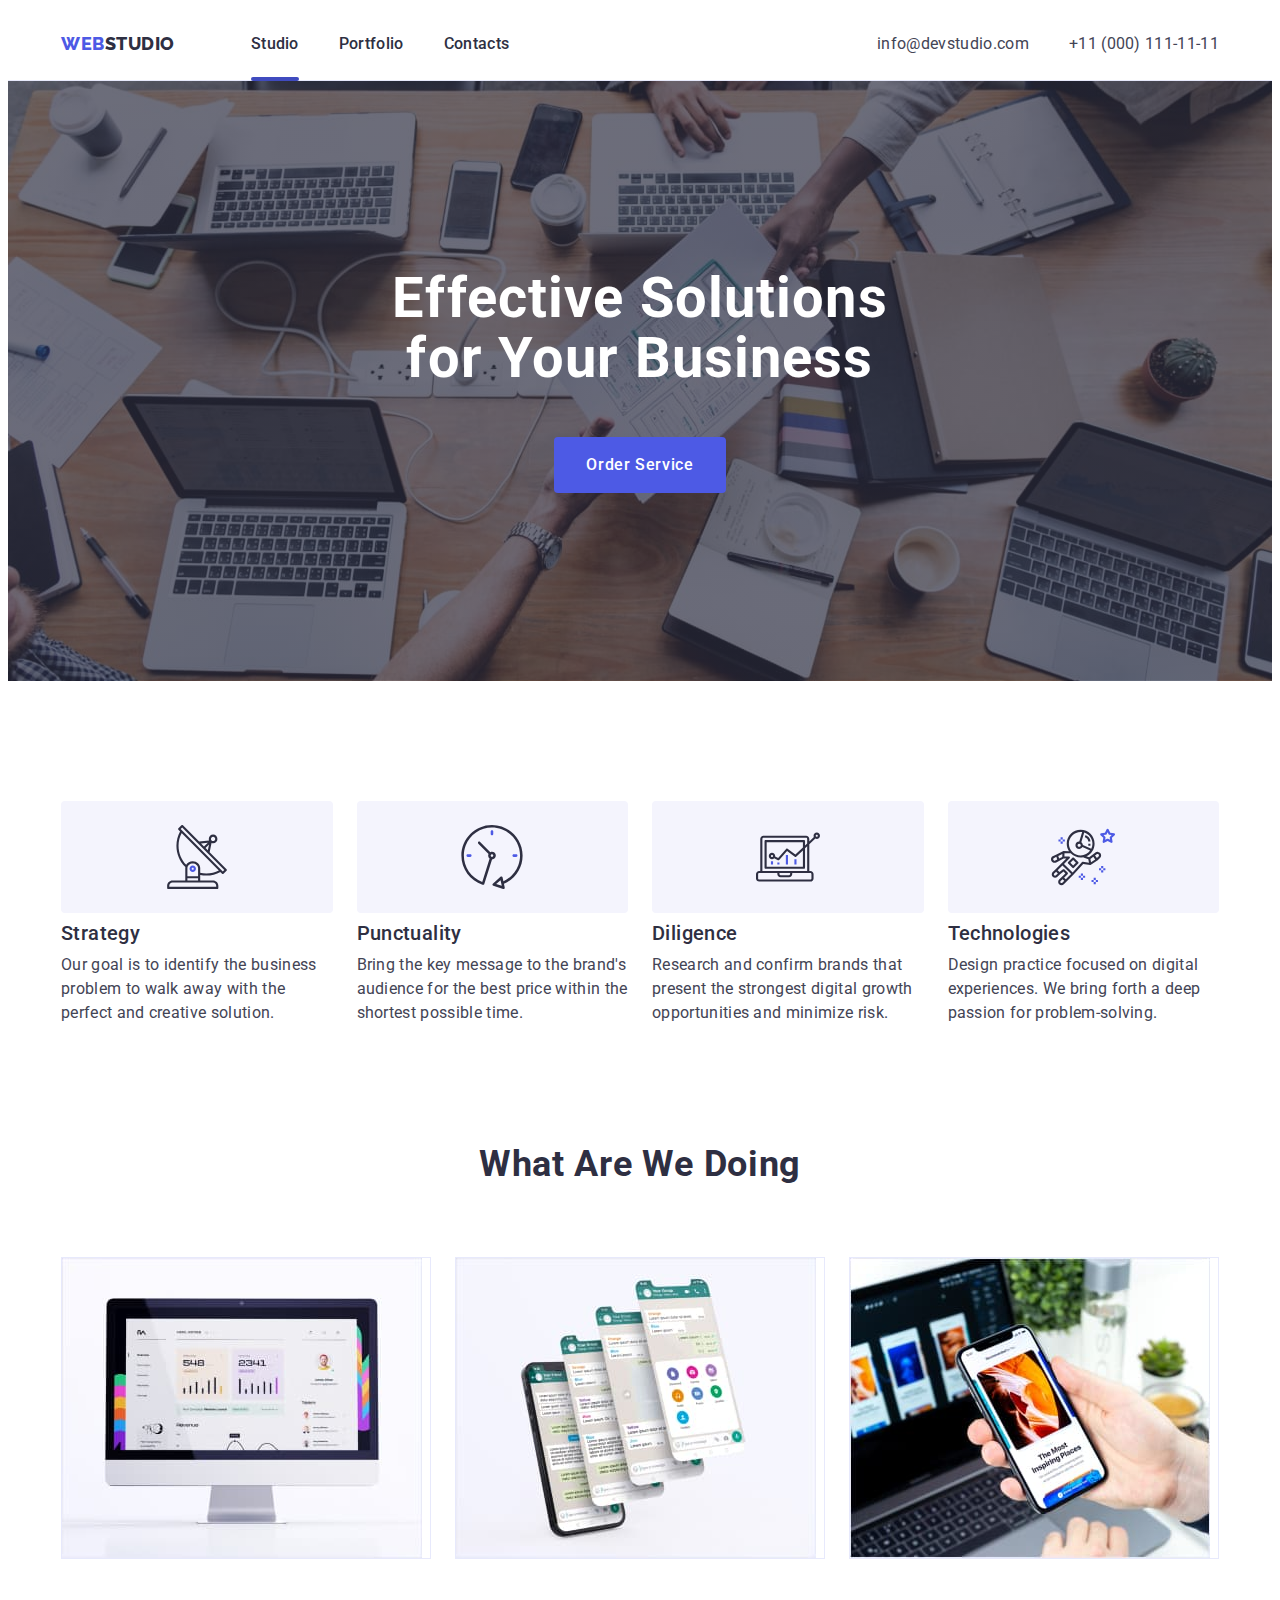
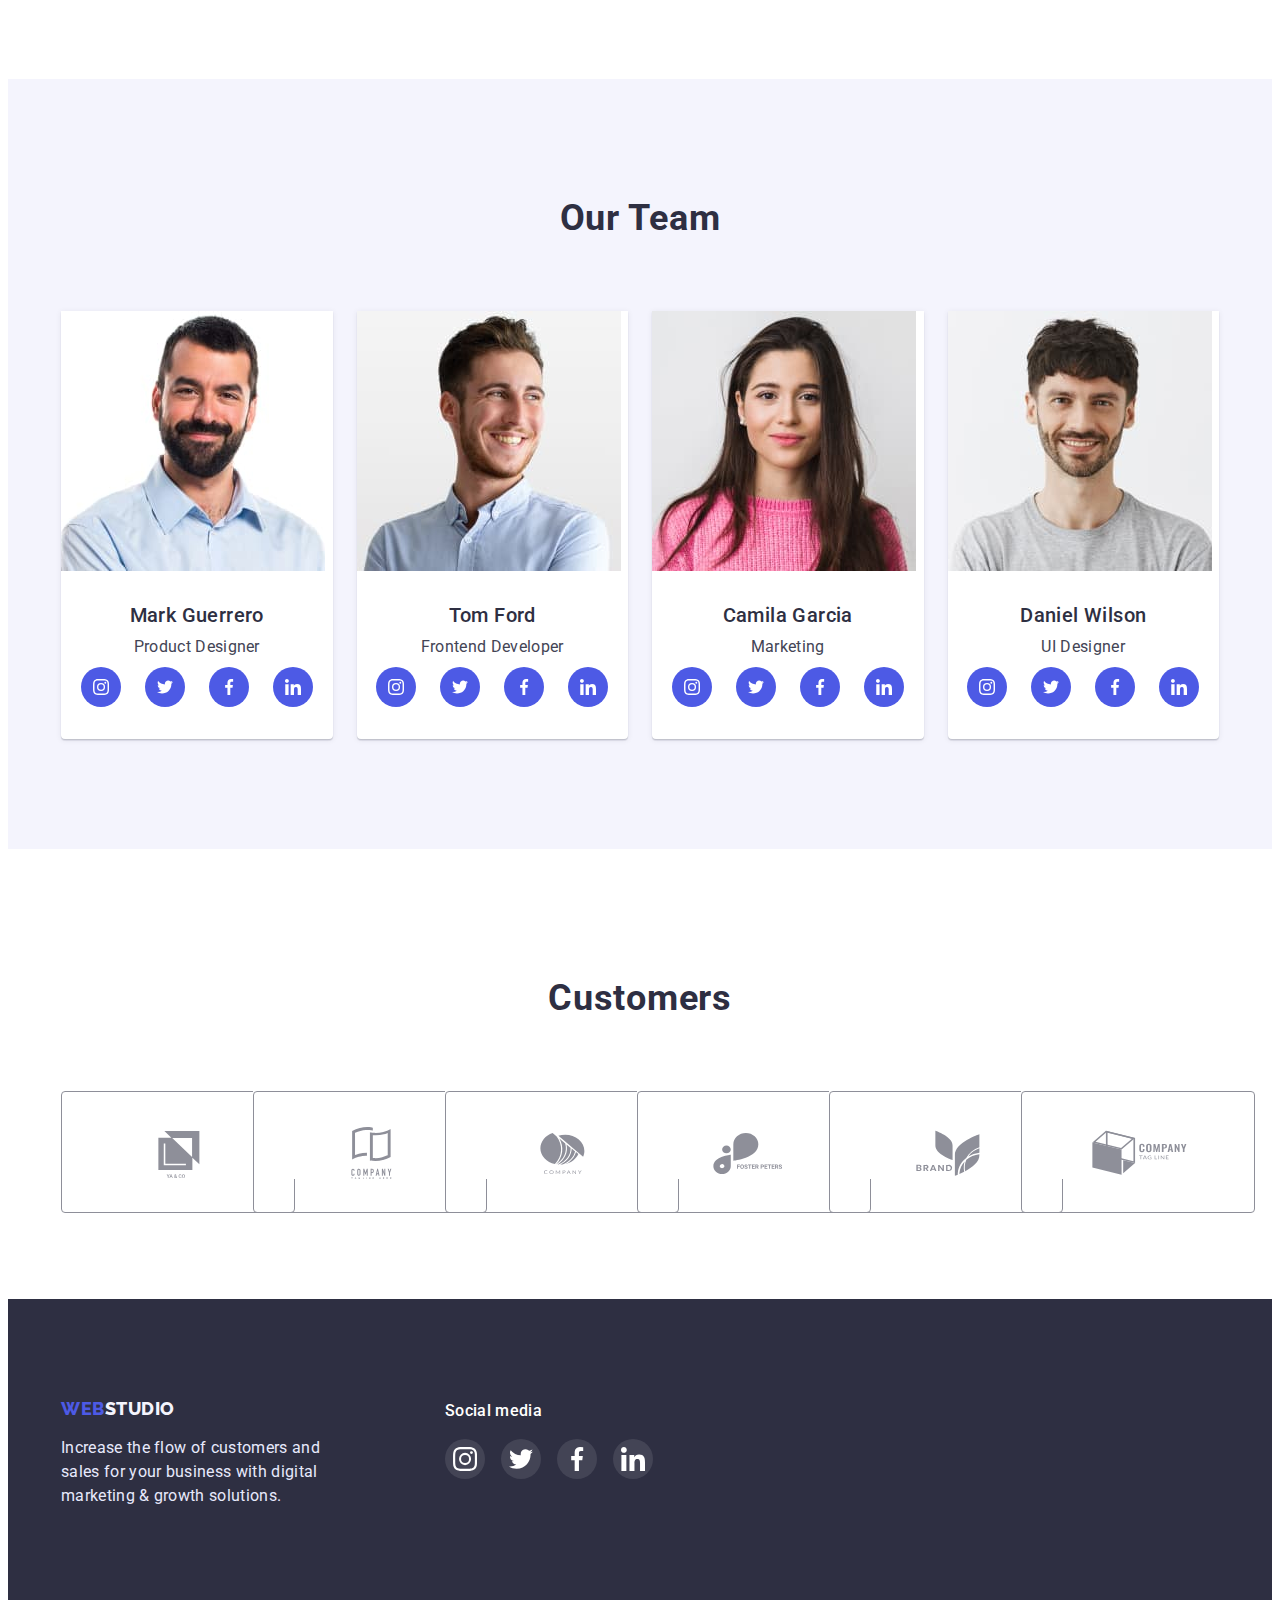
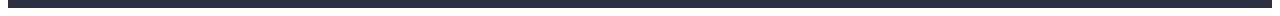
<file: index.html>
<!DOCTYPE html>
<html lang="en">
  <head>
    <meta charset="UTF-8" />
    <meta http-equiv="X-UA-Compatible" content="IE=edge" />
    <meta name="viewport" content="width=device-width, initial-scale=1.0" />
    <title>WebStudio</title>
    <link rel="preconnect" href="https://fonts.googleapis.com" />
    <link rel="preconnect" href="https://fonts.gstatic.com" crossorigin />
    <link
      href="https://fonts.googleapis.com/css2?family=Raleway:wght@800&family=Roboto:wght@400;500;700;900&display=swap"
      rel="stylesheet"
    />
    <link
      rel="stylesheet"
      href="https://cdnjs.cloudflare.com/ajax/libs/modern-normalize/1.1.0/modern-normalize.min.css"
      integrity="sha512-wpPYUAdjBVSE4KJnH1VR1HeZfpl1ub8YT/NKx4PuQ5NmX2tKuGu6U/JRp5y+Y8XG2tV+wKQpNHVUX03MfMFn9Q=="
      crossorigin="anonymous"
      referrerpolicy="no-referrer"
    />
    <link rel="stylesheet" href="./css/styles.css" />
  </head>
  <body>
    <header class="header">
      <div class="container header-container">
        <nav class="header-navigation">
          <a href="./index.html" class="header-logo link">
            <span class="header-logo-first">Web</span>Studio
          </a>
          <ul class="header-list list">
            <li class="header-item">
              <a href="./index.html" class="header-link link current">Studio</a>
            </li>
            <li class="header-item">
              <a href="./portfolio.html" class="header-link link">Portfolio</a>
            </li>
            <li class="header-item">
              <a href="" class="header-link link">Contacts</a>
            </li>
          </ul>
        </nav>
        <address class="header-auth">
          <ul class="header-auth-list list">
            <li class="header-auth-item">
              <a href="mailto:info@devstudio.com" class="header-auth-mail link"
                >info@devstudio.com</a
              >
            </li>
            <li class="header-auth-item">
              <a href="tel:+110001111111" class="header-auth-phone link"
                >+11 (000) 111-11-11</a
              >
            </li>
          </ul>
        </address>
      </div>
    </header>
    <main>
      <section class="hero">
        <div class="container hero-container">
          <h1 class="hero-title">Effective Solutions for Your Business</h1>
          <button class="hero-btn" data-modal-open type="button">
            Order Service
          </button>
        </div>
      </section>
      <section class="benefits">
        <div class="container">
          <h2 class="benefits-title visually-hidden">Оur Features</h2>
          <ul class="benefits-list list">
            <li class="benefits-item">
              <span class="benefits-icon-box">
                <svg class="benefits-icon" width="64" height="64">
                  <use href="./images/benefits-icons.svg#icon-antenna"></use>
                </svg>
              </span>
              <h3 class="benefits-subtitle">Strategy</h3>
              <p class="benefits-text">
                Our goal is to identify the business problem to walk away with
                the perfect and creative solution.
              </p>
            </li>
            <li class="benefits-item">
              <span class="benefits-icon-box">
                <svg class="benefits-icon" width="64" height="64">
                  <use href="./images/benefits-icons.svg#icon-clock"></use>
                </svg>
              </span>
              <h3 class="benefits-subtitle">Punctuality</h3>
              <p class="benefits-text">
                Bring the key message to the brand's audience for the best price
                within the shortest possible time.
              </p>
            </li>
            <li class="benefits-item">
              <span class="benefits-icon-box">
                <svg class="benefits-icon" width="64" height="64">
                  <use href="./images/benefits-icons.svg#icon-diagram"></use>
                </svg>
              </span>
              <h3 class="benefits-subtitle">Diligence</h3>
              <p class="benefits-text">
                Research and confirm brands that present the strongest digital
                growth opportunities and minimize risk.
              </p>
            </li>
            <li class="benefits-item">
              <span class="benefits-icon-box">
                <svg class="benefits-icon" width="64" height="64">
                  <use href="./images/benefits-icons.svg#icon-astronaut"></use>
                </svg>
              </span>
              <h3 class="benefits-subtitle">Technologies</h3>
              <p class="benefits-text">
                Design practice focused on digital experiences. We bring forth a
                deep passion for problem-solving.
              </p>
            </li>
          </ul>
        </div>
      </section>
      <section class="doings">
        <div class="container">
          <h2 class="doings-title">What are we doing</h2>
          <ul class="doings-list list">
            <li class="doings-item">
              <img
                src="./images/about_img1.jpg"
                alt="pc"
                width="360"
                height="300"
              />
            </li>
            <li class="doings-item">
              <img
                src="./images/about_img2.jpg"
                alt="phone and layers"
                width="360"
                height="300"
              />
            </li>
            <li class="doings-item">
              <img
                src="./images/about_img3.jpg"
                alt="phone in hand"
                width="360"
                height="300"
              />
            </li>
          </ul>
        </div>
      </section>
      <section class="team">
        <div class="container">
          <h2 class="team-title">Our Team</h2>
          <ul class="team-list list">
            <li class="team-item">
              <img
                class="team-img"
                src="./images/team_img1.jpg"
                alt="photo of a team member"
              />
              <div class="team-name-container">
                <h3 class="team-name">Mark Guerrero</h3>
                <p class="team-position">Product Designer</p>
                <ul class="team-soc-list list">
                  <li class="team-soc-item list">
                    <a href="" class="team-soc-link link">
                      <svg class="team-soc-icon" width="16" height="16">
                        <use href="./images/soc-icons.svg#icon-instagram"></use>
                      </svg>
                    </a>
                  </li>
                  <li class="team-soc-item list">
                    <a href="" class="team-soc-link link">
                      <svg class="team-soc-icon" width="16" height="16">
                        <use href="./images/soc-icons.svg#icon-twitter"></use>
                      </svg>
                    </a>
                  </li>
                  <li class="team-soc-item list">
                    <a href="" class="team-soc-link link">
                      <svg class="team-soc-icon" width="16" height="16">
                        <use href="./images/soc-icons.svg#icon-facebook"></use>
                      </svg>
                    </a>
                  </li>
                  <li class="team-soc-item list">
                    <a href="" class="team-soc-link link">
                      <svg class="team-soc-icon" width="16" height="16">
                        <use href="./images/soc-icons.svg#icon-linkedin"></use>
                      </svg>
                    </a>
                  </li>
                </ul>
              </div>
            </li>
            <li class="team-item">
              <img
                class="team-img"
                src="./images/team_img2.jpg"
                alt="photo of a team member"
              />
              <div class="team-name-container">
                <h3 class="team-name">Tom Ford</h3>
                <p class="team-position">Frontend Developer</p>
                <ul class="team-soc-list list">
                  <li class="team-soc-item list">
                    <a href="" class="team-soc-link link">
                      <svg class="team-soc-icon" width="16" height="16">
                        <use href="./images/soc-icons.svg#icon-instagram"></use>
                      </svg>
                    </a>
                  </li>
                  <li class="team-soc-item list">
                    <a href="" class="team-soc-link link">
                      <svg class="team-soc-icon" width="16" height="16">
                        <use href="./images/soc-icons.svg#icon-twitter"></use>
                      </svg>
                    </a>
                  </li>
                  <li class="team-soc-item list">
                    <a href="" class="team-soc-link link">
                      <svg class="team-soc-icon" width="16" height="16">
                        <use href="./images/soc-icons.svg#icon-facebook"></use>
                      </svg>
                    </a>
                  </li>
                  <li class="team-soc-item list">
                    <a href="" class="team-soc-link link">
                      <svg class="team-soc-icon" width="16" height="16">
                        <use href="./images/soc-icons.svg#icon-linkedin"></use>
                      </svg>
                    </a>
                  </li>
                </ul>
              </div>
            </li>
            <li class="team-item">
              <img
                class="team-img"
                src="./images/team_img3.jpg"
                alt="photo of a team member"
              />
              <div class="team-name-container">
                <h3 class="team-name">Camila Garcia</h3>
                <p class="team-position">Marketing</p>
                <ul class="team-soc-list list">
                  <li class="team-soc-item list">
                    <a href="" class="team-soc-link link">
                      <svg class="team-soc-icon" width="16" height="16">
                        <use href="./images/soc-icons.svg#icon-instagram"></use>
                      </svg>
                    </a>
                  </li>
                  <li class="team-soc-item list">
                    <a href="" class="team-soc-link link">
                      <svg class="team-soc-icon" width="16" height="16">
                        <use href="./images/soc-icons.svg#icon-twitter"></use>
                      </svg>
                    </a>
                  </li>
                  <li class="team-soc-item list">
                    <a href="" class="team-soc-link link">
                      <svg class="team-soc-icon" width="16" height="16">
                        <use href="./images/soc-icons.svg#icon-facebook"></use>
                      </svg>
                    </a>
                  </li>
                  <li class="team-soc-item list">
                    <a href="" class="team-soc-link link">
                      <svg class="team-soc-icon" width="16" height="16">
                        <use href="./images/soc-icons.svg#icon-linkedin"></use>
                      </svg>
                    </a>
                  </li>
                </ul>
              </div>
            </li>
            <li class="team-item">
              <img
                class="team-img"
                src="./images/team_img4.jpg"
                alt="photo of a team member"
              />
              <div class="team-name-container">
                <h3 class="team-name">Daniel Wilson</h3>
                <p class="team-position">UI Designer</p>
                <ul class="team-soc-list list">
                  <li class="team-soc-item list">
                    <a href="" class="team-soc-link link">
                      <svg class="team-soc-icon" width="16" height="16">
                        <use href="./images/soc-icons.svg#icon-instagram"></use>
                      </svg>
                    </a>
                  </li>
                  <li class="team-soc-item list">
                    <a href="" class="team-soc-link link">
                      <svg class="team-soc-icon" width="16" height="16">
                        <use href="./images/soc-icons.svg#icon-twitter"></use>
                      </svg>
                    </a>
                  </li>
                  <li class="team-soc-item list">
                    <a href="" class="team-soc-link link">
                      <svg class="team-soc-icon" width="16" height="16">
                        <use href="./images/soc-icons.svg#icon-facebook"></use>
                      </svg>
                    </a>
                  </li>
                  <li class="team-soc-item list">
                    <a href="" class="team-soc-link link">
                      <svg class="team-soc-icon" width="16" height="16">
                        <use href="./images/soc-icons.svg#icon-linkedin"></use>
                      </svg>
                    </a>
                  </li>
                </ul>
              </div>
            </li>
          </ul>
        </div>
      </section>
      <section class="customers">
        <div class="container">
          <h2 class="customers-title">Customers</h2>
          <ul class="customers-list list">
            <li class="customers-item list">
              <a href="" class="customers-icon link">
                <svg class="customers-icon-pic" width="104" height="56">
                  <use
                    href="./images/customers-logo.svg#icon-customers-logo1"
                  ></use>
                </svg>
              </a>
            </li>
            <li class="customers-item list">
              <a href="" class="customers-icon link">
                <svg class="customers-icon-pic" width="104" height="56">
                  <use
                    href="./images/customers-logo.svg#icon-customers-logo2"
                  ></use>
                </svg>
              </a>
            </li>
            <li class="customers-item list">
              <a href="" class="customers-icon link">
                <svg class="customers-icon-pic" width="104" height="56">
                  <use
                    href="./images/customers-logo.svg#icon-customers-logo3"
                  ></use>
                </svg>
              </a>
            </li>
            <li class="customers-item list">
              <a href="" class="customers-icon link">
                <svg class="customers-icon-pic" width="104" height="56">
                  <use
                    href="./images/customers-logo.svg#icon-customers-logo4"
                  ></use>
                </svg>
              </a>
            </li>
            <li class="customers-item list">
              <a href="" class="customers-icon link">
                <svg class="customers-icon-pic" width="104" height="56">
                  <use
                    href="./images/customers-logo.svg#icon-customers-logo5"
                  ></use>
                </svg>
              </a>
            </li>
            <li class="customers-item list">
              <a href="" class="customers-icon link">
                <svg class="customers-icon-pic" width="104" height="56">
                  <use
                    href="./images/customers-logo.svg#icon-customers-logo6"
                  ></use>
                </svg>
              </a>
            </li>
          </ul>
        </div>
      </section>
    </main>
    <footer class="footer">
      <div class="footer-conatiner container">
        <div class="footer-text-container">
          <a href="./index.html" class="footer-logo link">
            <span class="footer-logo-first">Web</span>Studio
          </a>
          <p class="footer-text">
            Increase the flow of customers and sales for your business with
            digital marketing & growth solutions.
          </p>
        </div>
        <div class="footer-soc-container">
          <h3 class="footer-title">Social media</h3>
          <ul class="footer-soc-list list">
            <li class="footer-soc-item list">
              <a href="" class="footer-soc-link link">
                <svg class="footer-soc-icon" width="24" height="24">
                  <use href="./images/soc-icons.svg#icon-instagram"></use>
                </svg>
              </a>
            </li>
            <li class="footer-soc-item list">
              <a href="" class="footer-soc-link link">
                <svg class="footer-soc-icon" width="24" height="24">
                  <use href="./images/soc-icons.svg#icon-twitter"></use>
                </svg>
              </a>
            </li>
            <li class="footer-soc-item list">
              <a href="" class="footer-soc-link link">
                <svg class="footer-soc-icon" width="24" height="24">
                  <use href="./images/soc-icons.svg#icon-facebook"></use>
                </svg>
              </a>
            </li>
            <li class="footer-soc-item list">
              <a href="" class="footer-soc-link link">
                <svg class="footer-soc-icon" width="24" height="24">
                  <use href="./images/soc-icons.svg#icon-linkedin"></use>
                </svg>
              </a>
            </li>
          </ul>
        </div>
      </div>
    </footer>
    <div class="backdrop is-hidden" data-modal>
      <div class="modal">
        <button class="modal-close" data-modal-close type="button">
          <svg class="modal-close-btn" width="8" height="8">
            <use href="./images/close-modal.svg#icon-close-btn"></use>
          </svg>
        </button>
      </div>
    </div>
    <script src="./js/modal.js"></script>
  </body>
</html>
</file>
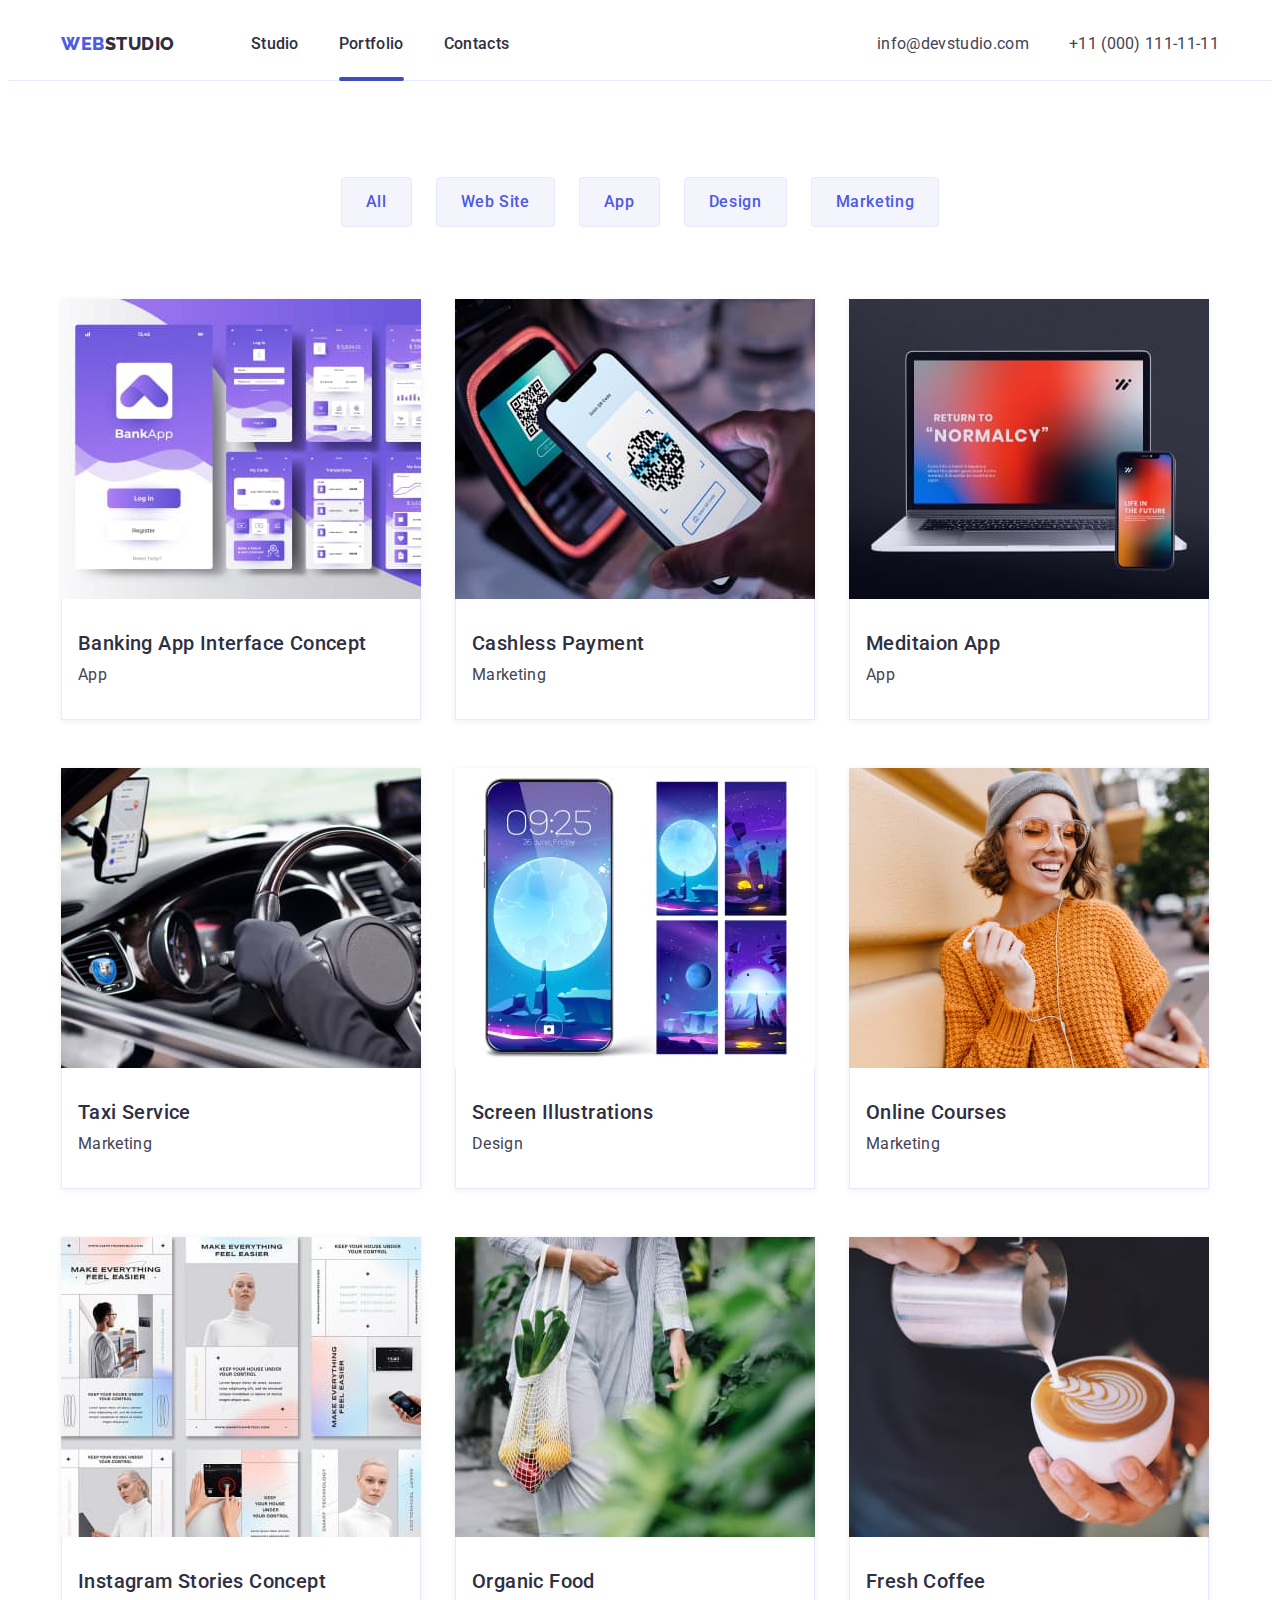
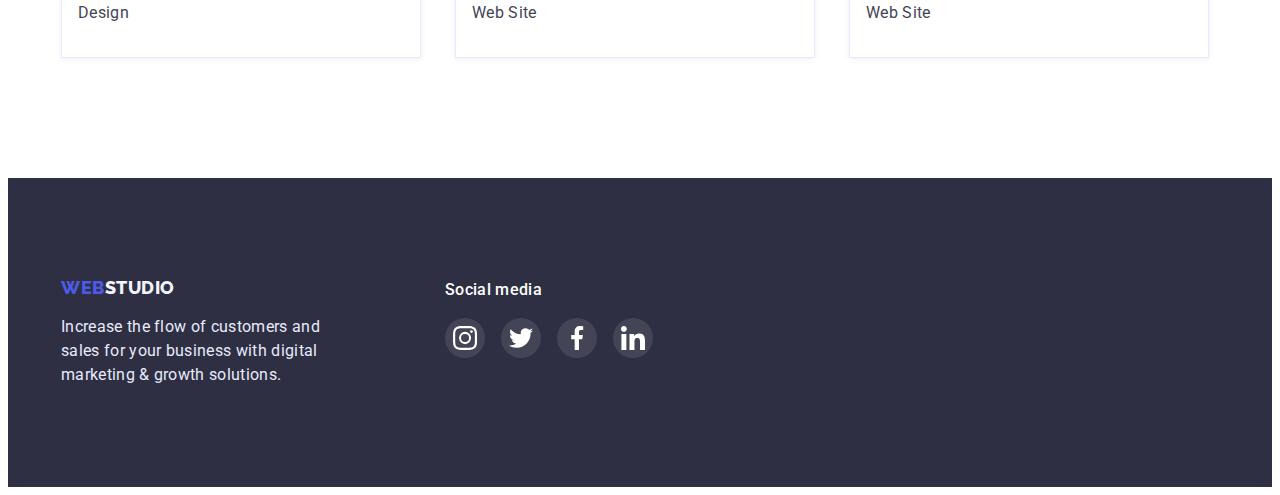
<file: portfolio.html>
<!DOCTYPE html>
<html lang="en">
  <head>
    <meta charset="UTF-8" />
    <meta http-equiv="X-UA-Compatible" content="IE=edge" />
    <meta name="viewport" content="width=device-width, initial-scale=1.0" />
    <title>Portfolio</title>
    <link rel="preconnect" href="https://fonts.googleapis.com" />
    <link rel="preconnect" href="https://fonts.gstatic.com" crossorigin />
    <link
      href="https://fonts.googleapis.com/css2?family=Raleway:wght@800&family=Roboto:wght@400;500;700;900&display=swap"
      rel="stylesheet"
    />
    <link
      rel="stylesheet"
      href="https://cdnjs.cloudflare.com/ajax/libs/modern-normalize/1.1.0/modern-normalize.min.css"
      integrity="sha512-wpPYUAdjBVSE4KJnH1VR1HeZfpl1ub8YT/NKx4PuQ5NmX2tKuGu6U/JRp5y+Y8XG2tV+wKQpNHVUX03MfMFn9Q=="
      crossorigin="anonymous"
      referrerpolicy="no-referrer"
    />
    <link rel="stylesheet" href="./css/styles.css" />
  </head>

  <body>
    <header class="header">
      <div class="container header-container">
        <nav class="header-navigation">
          <a href="./index.html" class="header-logo link">
            <span class="header-logo-first">Web</span>Studio
          </a>
          <ul class="header-list list">
            <li class="header-item">
              <a href="./index.html" class="header-link link">Studio</a>
            </li>
            <li class="header-item">
              <a href="./portfolio.html" class="header-link link current"
                >Portfolio</a
              >
            </li>
            <li class="header-item">
              <a href="" class="header-link link">Contacts</a>
            </li>
          </ul>
        </nav>
        <address class="header-auth">
          <ul class="header-auth-list list">
            <li class="header-auth-item">
              <a href="mailto:info@devstudio.com" class="header-auth-mail link"
                >info@devstudio.com</a
              >
            </li>
            <li class="header-auth-item">
              <a href="tel:+110001111111" class="header-auth-phone link"
                >+11 (000) 111-11-11</a
              >
            </li>
          </ul>
        </address>
      </div>
    </header>
    <main>
      <section class="works">
        <div class="container">
          <h1 class="works-title visually-hidden">Our works</h1>
          <h2 class="works-heading visually-hidden">
            Filter examples of our works
          </h2>
          <ul class="works-list list">
            <li class="works-item">
              <button type="button" class="works-btn">All</button>
            </li>
            <li class="works-item">
              <button type="button" class="works-btn">Web Site</button>
            </li>
            <li class="works-item">
              <button type="button" class="works-btn">App</button>
            </li>
            <li class="works-item">
              <button type="button" class="works-btn">Design</button>
            </li>
            <li class="works-item">
              <button type="button" class="works-btn">Marketing</button>
            </li>
          </ul>
          <h2 class="works-subtitle visually-hidden">Examples of our works</h2>
          <ul class="works-img-list list">
            <li class="works-img-item">
              <a href="" class="works-link">
                <div class="works-overlay-wrap">
                  <img
                    src="./images/site-img1.jpg"
                    alt="photo of site"
                    width="360"
                  />
                  <p class="works-overlay-text">
                    14 Stylish and User-Friendly App Design Concepts · Task
                    Manager App · Calorie Tracker App · Exotic Fruit Ecommerce
                    App · Cloud Storage App
                  </p>
                </div>

                <div class="works-card-container">
                  <p class="works-text">Banking App Interface Concept</p>
                  <h3 class="works-tagline">App</h3>
                </div>
              </a>
            </li>
            <li class="works-img-item">
              <a href="" class="works-link">
                <div class="works-overlay-wrap">
                  <img
                    src="./images/site-img2.jpg"
                    alt="photo of site"
                    width="360"
                  />
                  <p class="works-overlay-text">
                    14 Stylish and User-Friendly App Design Concepts · Task
                    Manager App · Calorie Tracker App · Exotic Fruit Ecommerce
                    App · Cloud Storage App
                  </p>
                </div>
                <div class="works-card-container">
                  <p class="works-text">Cashless Payment</p>
                  <h3 class="works-tagline">Marketing</h3>
                </div>
              </a>
            </li>
            <li class="works-img-item">
              <a href="" class="works-link">
                <div class="works-overlay-wrap">
                  <img
                    src="./images/site-img3.jpg"
                    alt="photo of site"
                    width="360"
                  />
                  <p class="works-overlay-text">
                    14 Stylish and User-Friendly App Design Concepts · Task
                    Manager App · Calorie Tracker App · Exotic Fruit Ecommerce
                    App · Cloud Storage App
                  </p>
                </div>
                <div class="works-card-container">
                  <p class="works-text">Meditaion App</p>
                  <h3 class="works-tagline">App</h3>
                </div>
              </a>
            </li>
            <li class="works-img-item">
              <a href="" class="works-link">
                <div class="works-overlay-wrap">
                  <img
                    src="./images/site-img4.jpg"
                    alt="photo of site"
                    width="360"
                  />
                  <p class="works-overlay-text">
                    14 Stylish and User-Friendly App Design Concepts · Task
                    Manager App · Calorie Tracker App · Exotic Fruit Ecommerce
                    App · Cloud Storage App
                  </p>
                </div>
                <div class="works-card-container">
                  <p class="works-text">Taxi Service</p>
                  <h3 class="works-tagline">Marketing</h3>
                </div>
              </a>
            </li>
            <li class="works-img-item">
              <a href="" class="works-link">
                <div class="works-overlay-wrap">
                  <img
                    src="./images/site-img5.jpg"
                    alt="photo of site"
                    width="360"
                  />
                  <p class="works-overlay-text">
                    14 Stylish and User-Friendly App Design Concepts · Task
                    Manager App · Calorie Tracker App · Exotic Fruit Ecommerce
                    App · Cloud Storage App
                  </p>
                </div>
                <div class="works-card-container">
                  <p class="works-text">Screen Illustrations</p>
                  <h3 class="works-tagline">Design</h3>
                </div>
              </a>
            </li>
            <li class="works-img-item">
              <a href="" class="works-link">
                <div class="works-overlay-wrap">
                  <img
                    src="./images/site-img6.jpg"
                    alt="photo of site"
                    width="360"
                  />
                  <p class="works-overlay-text">
                    14 Stylish and User-Friendly App Design Concepts · Task
                    Manager App · Calorie Tracker App · Exotic Fruit Ecommerce
                    App · Cloud Storage App
                  </p>
                </div>
                <div class="works-card-container">
                  <p class="works-text">Online Courses</p>
                  <h3 class="works-tagline">Marketing</h3>
                </div>
              </a>
            </li>
            <li class="works-img-item">
              <a href="" class="works-link">
                <div class="works-overlay-wrap">
                  <img
                    src="./images/site-img7.jpg"
                    alt="photo of site"
                    width="360"
                  />
                  <p class="works-overlay-text">
                    14 Stylish and User-Friendly App Design Concepts · Task
                    Manager App · Calorie Tracker App · Exotic Fruit Ecommerce
                    App · Cloud Storage App
                  </p>
                </div>
                <div class="works-card-container">
                  <p class="works-text">Instagram Stories Concept</p>
                  <h3 class="works-tagline">Design</h3>
                </div>
              </a>
            </li>
            <li class="works-img-item">
              <a href="" class="works-link">
                <div class="works-overlay-wrap">
                  <img
                    src="./images/site-img8.jpg"
                    alt="photo of site"
                    width="360"
                  />
                  <p class="works-overlay-text">
                    14 Stylish and User-Friendly App Design Concepts · Task
                    Manager App · Calorie Tracker App · Exotic Fruit Ecommerce
                    App · Cloud Storage App
                  </p>
                </div>
                <div class="works-card-container">
                  <p class="works-text">Organic Food</p>
                  <h3 class="works-tagline">Web Site</h3>
                </div>
              </a>
            </li>
            <li class="works-img-item">
              <a href="" class="works-link">
                <div class="works-overlay-wrap">
                  <img
                    src="./images/site-img9.jpg"
                    alt="photo of site"
                    width="360"
                  />
                  <p class="works-overlay-text">
                    14 Stylish and User-Friendly App Design Concepts · Task
                    Manager App · Calorie Tracker App · Exotic Fruit Ecommerce
                    App · Cloud Storage App
                  </p>
                </div>
                <div class="works-card-container">
                  <p class="works-text">Fresh Coffee</p>
                  <h3 class="works-tagline">Web Site</h3>
                </div>
              </a>
            </li>
          </ul>
        </div>
      </section>
    </main>
    <footer class="footer">
      <div class="footer-conatiner container">
        <div class="footer-text-container">
          <a href="./index.html" class="footer-logo link">
            <span class="footer-logo-first">Web</span>Studio
          </a>
          <p class="footer-text">
            Increase the flow of customers and sales for your business with
            digital marketing & growth solutions.
          </p>
        </div>
        <div class="footer-soc-container">
          <h3 class="footer-title">Social media</h3>
          <ul class="footer-soc-list list">
            <li class="footer-soc-item list">
              <a href="" class="footer-soc-link link">
                <svg class="footer-soc-icon" width="24" height="24">
                  <use href="./images/soc-icons.svg#icon-instagram"></use>
                </svg>
              </a>
            </li>
            <li class="footer-soc-item list">
              <a href="" class="footer-soc-link link">
                <svg class="footer-soc-icon" width="24" height="24">
                  <use href="./images/soc-icons.svg#icon-twitter"></use>
                </svg>
              </a>
            </li>
            <li class="footer-soc-item list">
              <a href="" class="footer-soc-link link">
                <svg class="footer-soc-icon" width="24" height="24">
                  <use href="./images/soc-icons.svg#icon-facebook"></use>
                </svg>
              </a>
            </li>
            <li class="footer-soc-item list">
              <a href="" class="footer-soc-link link">
                <svg class="footer-soc-icon" width="24" height="24">
                  <use href="./images/soc-icons.svg#icon-linkedin"></use>
                </svg>
              </a>
            </li>
          </ul>
        </div>
      </div>
    </footer>
  </body>
</html>
</file>
<file: css/styles.css>
body {
  font-family: "roboto", sans-serif;
  background-color: #ffffff;
}

h1,
h2,
h3,
h4,
h5,
h6,
p {
  margin: 0;
}

ul {
  margin: 0;
  padding-left: 0;
}

img {
  display: block;
  max-width: 100%;
  height: auto;
}

:root {
  --main-text-color: #2e2f42;
  --second-text-color: #434455;
  --icon-color: #4d5ae5;
  --dominant-font-weight: 500;
  --gra: linear-gradient(rgba(46, 47, 66, 0.7), rgba(46, 47, 66, 0.7));
  --activity-color: #404bbf;
  --tra: 250ms cubic-bezier(0.4, 0, 0.2, 1);
}

.list {
  list-style: none;
}

.link {
  text-decoration: none;
}

.container {
  width: 1158px;
  padding-left: 15px;
  padding-right: 15px;
  margin-left: auto;
  margin-right: auto;
  outline: 2px;
}

.visually-hidden {
  position: absolute;
  white-space: nowrap;
  width: 1px;
  height: 1px;
  overflow: hidden;
  border: 0;
  padding: 0;
  clip: rect(0 0 0 0);
  clip-path: inset(50%);
  margin: -1px;
}

/*---------- HEADER ----------*/

.header {
  border-bottom: 1px solid #e7e9fc;
}

.header-container {
  display: flex;
}

.header-navigation {
  display: flex;
  align-items: center;
}

.header-logo-first {
  font-family: "Raleway";
  font-weight: 800;
  font-size: 18px;
  line-height: 1.33;
  letter-spacing: 0.03em;
  text-transform: uppercase;
  color: var(--icon-color);
  padding-top: 24px;
  padding-bottom: 24px;
}

.header-logo {
  font-family: "Raleway";
  font-weight: 800;
  font-size: 18px;
  line-height: 1.33;
  letter-spacing: 0.03em;
  text-transform: uppercase;
  color: #2e2f42;
  padding-top: 24px;
  padding-bottom: 24px;
  margin-right: 76px;
}

.header-list {
  display: flex;
  gap: 40px;
}

.header-link {
  font-weight: var(--dominant-font-weight);
  line-height: 1.5;
  letter-spacing: 0.02em;
  color: var(--main-text-color);
  padding-top: 24px;
  padding-bottom: 24px;
  display: block;
  transition: color var(--tra);
}

.header-link:focus,
.header-link:hover {
  color: var(--activity-color);
}

.current {
  position: relative;
}

.current::after {
  content: "";
  position: absolute;
  bottom: -1px;
  left: 0;
  width: 100%;
  height: 4px;
  border-radius: 2px;
  background-color: var(--activity-color);
}

.header-auth {
  margin-left: auto;
}

.header-auth-list {
  display: flex;
  gap: 40px;
}

.header-auth-item {
}

.header-auth-mail {
  font-style: normal;
  line-height: 1.5;
  letter-spacing: 0.02em;
  color: var(--second-text-color);
  padding-top: 24px;
  padding-bottom: 24px;
  display: block;
  transition: color var(--tra);
}

.header-auth-mail:hover,
.header-auth-mail:focus {
  color: var(--activity-color);
}

.header-auth-phone {
  font-style: normal;
  line-height: 1.5;
  letter-spacing: 0.02em;
  color: var(--second-text-color);
  padding-top: 24px;
  padding-bottom: 24px;
  display: block;
  transition: color var(--tra);
}

.header-auth-phone:hover,
.header-auth-phone:focus {
  color: var(--activity-color);
}

/*---------- HERO(STUDIO) ----------*/

.hero {
  background-color: #2e2f42;
  max-width: 1440px;
  margin-left: auto;
  margin-right: auto;
  background-image: var(--gra), url(../images/hero-bg.jpg);
  padding-top: 188px;
  padding-bottom: 188px;
  background-repeat: no-repeat;
  background-size: cover;
  background-position: center;
}

.hero-container {
}

.hero-title {
  font-size: 56px;
  line-height: 1.07;
  letter-spacing: 0.02em;
  color: #ffffff;
  max-width: 496px;
  margin: 0 auto;
  text-align: center;
  margin-bottom: 48px;
}

.hero-btn {
  font-family: "Roboto";
  font-weight: var(--dominant-font-weight);
  font-size: 16px;
  line-height: 1.5;
  letter-spacing: 0.04em;
  cursor: pointer;
  color: #ffffff;
  background-color: var(--icon-color);
  border: 0;
  border-radius: 4px;
  padding: 16px 32px 16px 32px;
  min-width: 169px;
  display: block;
  margin: 0 auto;
  transition: background-color var(--tra);
}

.hero-btn:focus,
.hero-btn:hover {
  background-color: var(--activity-color);
}

/*---------- BENEFITS(STUDIO) ----------*/

.benefits {
  padding-top: 120px;
  padding-bottom: 120px;
}

.benefits-title {
}

.benefits-list {
  display: flex;
  gap: 24px;
}

.benefits-item {
  width: calc((100% - 72px) / 4);
}

.benefits-subtitle {
  font-weight: var(--dominant-font-weight);
  font-size: 20px;
  line-height: 1.2;
  letter-spacing: 0.02em;
  color: var(--main-text-color);
  margin-bottom: 8px;
}

.benefits-text {
  line-height: 1.5;
  letter-spacing: 0.02em;
  color: var(--second-text-color);
}

.benefits-icon-box {
  height: 112px;
  background-color: #f4f4fd;
  display: flex;
  align-items: center;
  justify-content: center;
  margin-bottom: 8px;
  border-radius: 4px;
}

/*---------- DOINGS(STUDIO) ----------*/

.doings {
  padding-bottom: 120px;
}

.doings-title {
  font-size: 36px;
  line-height: 1.11;
  letter-spacing: 0.02em;
  text-transform: capitalize;
  color: var(--main-text-color);
  margin-bottom: 72px;
  text-align: center;
}

.doings-list {
  display: flex;
  gap: 24px;
  flex-shrink: 0;
}

.doings-item {
  border: 1px solid #e7e9fc;
  width: calc((100% - 48px) / 3);
  border: 1px solid #e7e9fc;
}

/*---------- TEAM(STUDIO) ----------*/

.team {
  background-color: #f4f4fd;
  padding-top: 120px;
  padding-bottom: 110px;
}

.team-title {
  font-size: 36px;
  line-height: 1.11;
  letter-spacing: 0.02em;
  text-transform: capitalize;
  color: var(--main-text-color);
  margin-bottom: 72px;
  text-align: center;
}

.team-list {
  display: flex;
  gap: 24px;
  flex-shrink: 0;
}

.team-item {
  background-color: #ffffff;
  width: calc((100% - 72px) / 4);
  box-shadow: 0px 1px 6px rgba(46, 47, 66, 0.08),
    0px 1px 1px rgba(46, 47, 66, 0.16), 0px 2px 1px rgba(46, 47, 66, 0.08);
  border-radius: 0px 0px 4px 4px;
}

.team-img {
}

.team-name-container {
  padding: 32px 16px;
}

.team-name {
  font-weight: var(--dominant-font-weight);
  font-size: 20px;
  line-height: 1.2;
  letter-spacing: 0.02em;
  background-color: #ffffff;
  color: var(--main-text-color);
  text-align: center;
  margin-bottom: 8px;
}

.team-position {
  font-size: 16px;
  line-height: 1.5;
  letter-spacing: 0.02em;
  color: var(--second-text-color);
  background-color: #ffffff;
  text-align: center;
  margin-bottom: 8px;
}

.team-soc-list {
  display: flex;
  justify-content: center;
  gap: 24px;
}

.team-soc-item {
  width: 40px;
  height: 40px;
}

.team-soc-link {
  width: 100%;
  height: 100%;
  background-color: var(--icon-color);
  display: flex;
  align-items: center;
  justify-content: center;
  border-radius: 50%;
  transition: background-color var(--tra);
}

.team-soc-link:is(:hover, :focus) {
  background-color: var(--activity-color);
}

.team-soc-icon {
  fill: #ffffff;
}

/* ---------CUSTOMERS--------- */

.customers {
  background-color: #ffffff;
  padding-top: 130px;
  padding-bottom: 120px;
}

.container {
}

.customers-title {
  font-size: 36px;
  line-height: 1.11;
  letter-spacing: 0.02em;
  text-transform: capitalize;
  color: var(--main-text-color);
  margin-bottom: 72px;
  text-align: center;
}

.customers-list {
  display: flex;
  gap: 24px;
  flex-shrink: 0;
}

.customers-item {
  background-color: #ffffff;
  width: calc((100% - 120px) / 6);
  width: 168px;
  height: 88px;
}

.customers-icon {
  width: 100%;
  height: 100%;
  display: flex;
  align-items: center;
  justify-content: center;
  padding: 16px 32px;
  border: 1px solid #8e8f99;
  border-radius: 4px;
  transition: border-color var(--tra);
}

.customers-icon:is(:hover, :focus) {
  border-color: var(--activity-color);
}

.customers-icon-pic {
  fill: #8e8f99;
  transition: fill var(--tra);
}

.customers-icon:is(:hover, :focus) .customers-icon-pic {
  fill: var(--activity-color);
}

/*---------- FOOTER ----------*/

.footer {
  background-color: #2e2f42;
  padding-top: 100px;
  padding-bottom: 100px;
}

.footer-container {
  align-items: baseline;
}

.footer-logo {
  display: block;
  font-family: "Raleway";
  font-style: normal;
  font-weight: 800;
  font-size: 18px;
  line-height: 1.16;
  letter-spacing: 0.03em;
  text-transform: uppercase;
  color: #f4f4fd;
  margin-bottom: 16px;
}

.footer-logo-first {
  font-family: "Raleway";
  font-style: normal;
  font-weight: 800;
  font-size: 18px;
  line-height: 1.16;
  letter-spacing: 0.03em;
  text-transform: uppercase;
  color: var(--icon-color);
}

.footer-text {
  max-width: 264px;
  line-height: 1.5;
  letter-spacing: 0.02em;
  color: #e7e9fc;
}

.footer-title {
  margin-bottom: 16px;
  color: #ffffff;
  display: block;
  text-align: left;
  font-weight: 500;
  font-size: 16px;
  line-height: 1.5;
  letter-spacing: 0.02em;
}

.footer-conatiner {
  display: flex;
}

.footer-text-container {
  margin-right: 120px;
}

.footer-soc-conatiner {
}

.footer-soc-list {
  display: flex;
  gap: 16px;
  justify-content: center;
}

.footer-soc-item {
  width: 40px;
  height: 40px;
}

.footer-soc-link {
  width: 100%;
  height: 100%;
  background-color: #ffffff1a;
  display: flex;
  align-items: center;
  justify-content: center;
  border-radius: 50%;
  transition: background-color var(--tra);
}

.footer-soc-link:is(:hover, :focus) {
  background-color: #31d0aa;
}

.footer-soc-icon {
  fill: #ffffff;
}

/*---------- WORKS(PORTFOLIO) ----------*/

.works {
  padding-top: 96px;
  padding-bottom: 120px;
}

.works-title {
}

.works-heading {
}

.works-list {
  display: flex;
  justify-content: center;
  gap: 24px;
  margin-bottom: 72px;
}

.works-item {
}

.works-btn {
  font-family: inherit;
  font-weight: var(--dominant-font-weight);
  font-size: 16px;
  line-height: 1.5;
  letter-spacing: 0.04em;
  cursor: pointer;
  color: #4d5ae5;
  background-color: #f4f4fd;
  border: 1px solid #e7e9fc;
  border-radius: 4px;
  padding: 12px 24px;
  transition: color var(--tra), background-color var(--tra), border var(--tra),
    box-shadow var(--tra);
}

.works-btn:is(:hover, :focus) {
  color: #ffffff;
  background-color: var(--activity-color);
  border: 1px solid transparent;
  box-shadow: 0px 4px 4px rgba(0, 0, 0, 0.15);
}

.works-subtitle {
}

.works-img-list {
  display: flex;
  flex-wrap: wrap;
  column-gap: 24px;
  row-gap: 48px;
  justify-content: center;
}

.works-img-item {
  width: calc((100% - 48px) / 3);
}

.works-link {
  display: inline-block;
  text-decoration: none;
  box-shadow: 0px 1px 6px rgba(46, 47, 66, 0.08);
  transition: box-shadow var(--tra), border var(--tra);
}

.works-card {
}

.works-card-container {
  max-width: 360px;
  padding: 32px 16px;
  border: 1px solid #e7e9fc;
  border-top: transparent;
  transition: border var(--tra), box-shadow var(--tra);
}

.works-link:is(:hover, :focus) .works-card-container {
  border: 1px solid #f4f4fd;
  border-top: transparent;
}

.works-link:is(:hover, :focus) {
  box-shadow: 0px 1px 6px rgba(46, 47, 66, 0.08),
    0px 1px 1px rgba(46, 47, 66, 0.16), 0px 2px 1px rgba(46, 47, 66, 0.08);
}

.works-link:is(:hover, :focus) .works-overlay-text {
  transform: translateY(0);
}

.works-overlay-wrap {
  position: relative;
  overflow: hidden;
}

.works-overlay-text {
  position: absolute;
  top: 0;
  height: 100%;
  font-weight: 400;
  font-size: 16px;
  line-height: 1.5;
  letter-spacing: 0.02em;
  color: #f4f4fd;
  background-color: #4d5ae5;
  padding: 40px 32px 0px 32px;
  transform: translateY(100%);
  transition: transform var(--tra);
  overflow: auto;
}

.works-text {
  font-weight: var(--dominant-font-weight);
  font-size: 20px;
  line-height: 1.2;
  letter-spacing: 0.02em;
  color: var(--main-text-color);
  margin-bottom: 8px;
}

.works-tagline {
  font-weight: 400;
  font-size: 16px;
  line-height: 1.5;
  letter-spacing: 0.02em;
  color: var(--second-text-color);
}

/* -----------MODAL -----------*/

.backdrop {
  position: fixed;
  top: 0;
  width: 100%;
  height: 100%;
  background-color: rgba(46, 47, 66, 0.4);
  transition: opacity var(--tra), visibility var(--tra);
}

.is-hidden {
  opacity: 0;
  visibility: hidden;
  pointer-events: none;
}

.modal {
  position: absolute;
  top: 50%;
  left: 50%;
  transform: translate(-50%, -50%);
  width: 408px;
  min-height: 576px;
  background-color: #fcfcfc;
  box-shadow: 0px 1px 1px rgba(0, 0, 0, 0.14), 0px 1px 3px rgba(0, 0, 0, 0.12),
    0px 2px 1px rgba(0, 0, 0, 0.2);
  border-radius: 4px;
  padding: 24px;
  transition: transform var(--tra), scale var(--tra);
}

.backdrop.is-hidden .modal {
  transform: translate(-50%, -50%) scaleY(-1);
}

.modal-close {
  top: 0;
  right: 0;
  width: 24px;
  height: 24px;
  border-radius: 50%;
  background-color: #e7e9fc;
  border: 1px solid rgba(0, 0, 0, 0.1);
  display: block;
  margin-left: auto;
  cursor: pointer;
}
</file>
